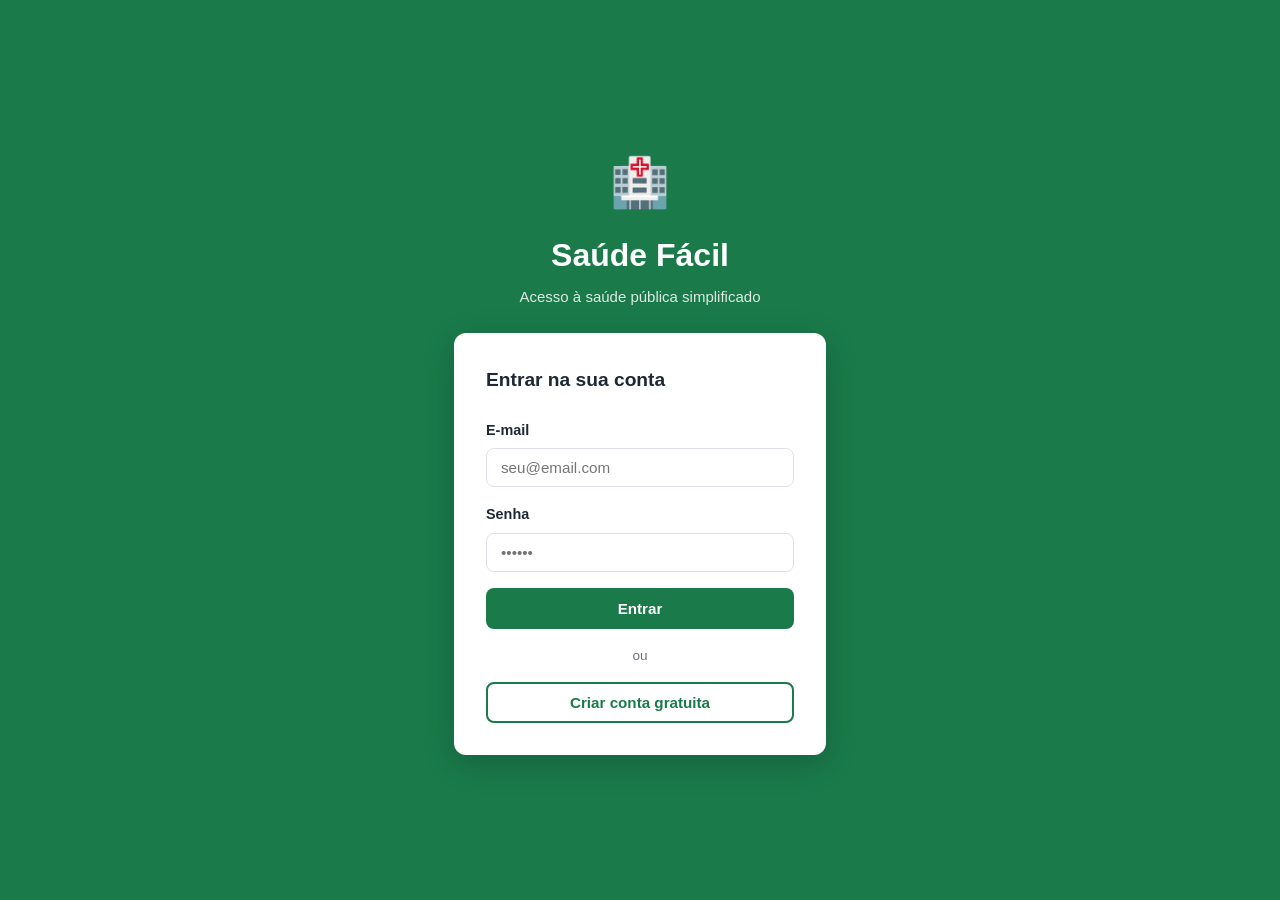
<file: saude facil/saude-facil/frontend/index.html>
<!DOCTYPE html>
<html lang="pt-BR">
<head>
    <meta charset="UTF-8">
    <meta name="viewport" content="width=device-width, initial-scale=1.0">
    <title>Saúde Fácil – Entrar</title>
    <link rel="stylesheet" href="css/style.css">
</head>
<body class="auth-page">

    <div class="auth-container">
        <div class="auth-logo">
            <div class="logo-icon">🏥</div>
            <h1>Saúde Fácil</h1>
            <p>Acesso à saúde pública simplificado</p>
        </div>

        <div class="auth-card">
            <h2>Entrar na sua conta</h2>

            <div id="msg-erro" class="alert alert-error" style="display:none;"></div>

            <div class="form-group">
                <label for="email">E-mail</label>
                <input type="email" id="email" placeholder="seu@email.com">
            </div>
            <div class="form-group">
                <label for="senha">Senha</label>
                <input type="password" id="senha" placeholder="••••••">
            </div>

            <button class="btn btn-primary btn-full" onclick="fazerLogin()">Entrar</button>
            <div class="auth-divider">ou</div>
            <button class="btn btn-outline btn-full" onclick="window.location.href='cadastro.html'">
                Criar conta gratuita
            </button>
        </div>
    </div>

    <script src="js/api.js"></script>
    <script>
        document.addEventListener('keydown', e => { if (e.key === 'Enter') fazerLogin(); });

        async function fazerLogin() {
            const email = document.getElementById('email').value.trim();
            const senha = document.getElementById('senha').value.trim();
            const erro  = document.getElementById('msg-erro');

            if (!email || !senha) {
                return mostrarErro(erro, 'Preencha e-mail e senha.');
            }
            try {
                const usuario = await Api.login(email, senha);
                sessionStorage.setItem('usuario', JSON.stringify(usuario));
                window.location.href = 'home.html';
            } catch {
                mostrarErro(erro, 'E-mail ou senha inválidos.');
            }
        }

        function mostrarErro(elemento, texto) {
            elemento.textContent = texto;
            elemento.style.display = 'block';
        }
    </script>
</body>
</html>
</file>
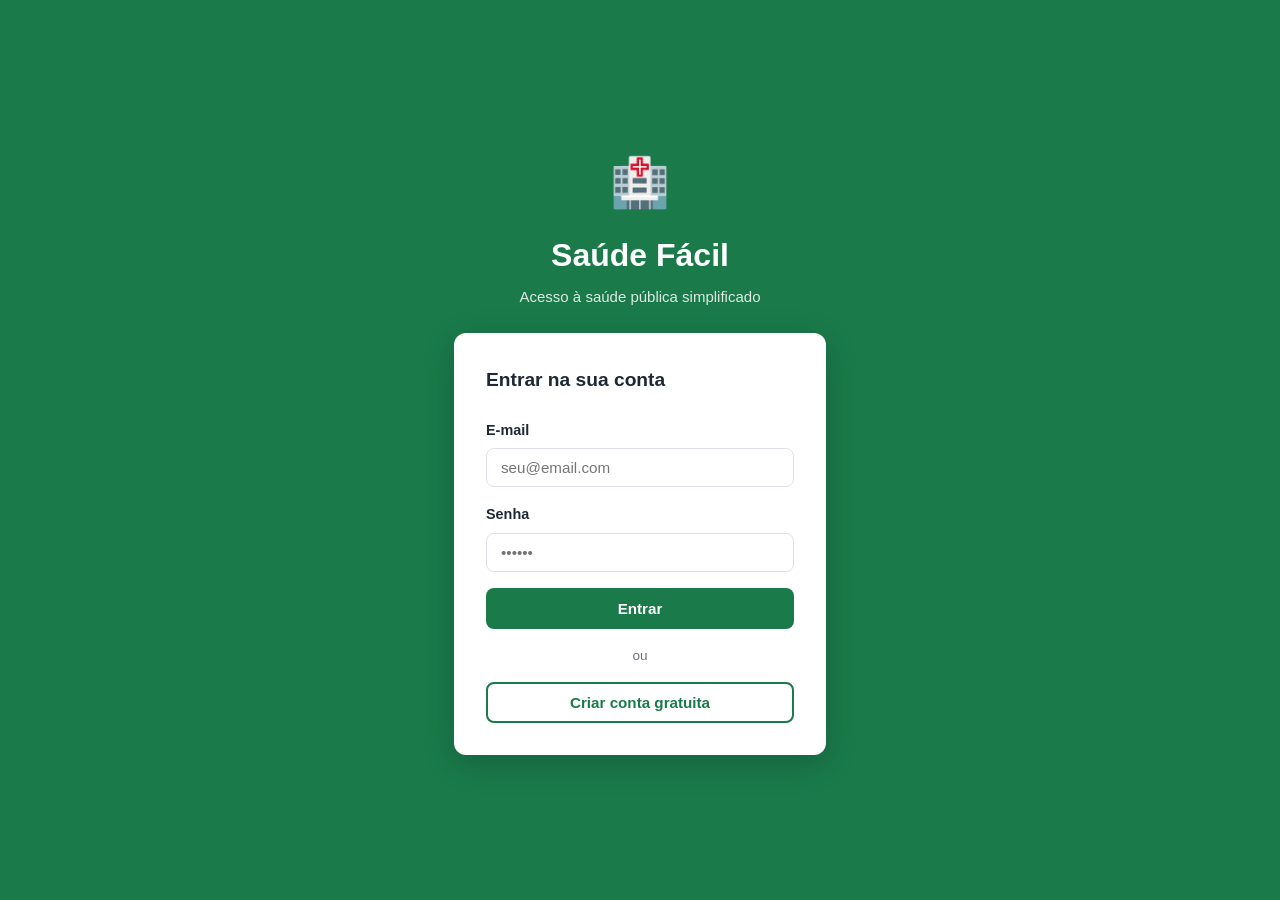
<file: saude facil/saude-facil/frontend/agendamento.html>
<!DOCTYPE html>
<html lang="pt-BR">
<head>
    <meta charset="UTF-8">
    <meta name="viewport" content="width=device-width, initial-scale=1.0">
    <title>Saúde Fácil – Agendar Consulta</title>
    <link rel="stylesheet" href="css/style.css">
</head>
<body>

    <header class="header">
        <div class="header-inner">
            <div class="header-logo">🏥 <span>Saúde Fácil</span></div>
            <div class="header-user">
                <a href="home.html" class="btn-voltar">← Voltar</a>
            </div>
        </div>
    </header>

    <main class="container">

        <!-- Passo 1: Busca de unidades -->
        <div id="etapa-1" class="etapa ativa">
            <div class="etapa-header">
                <div class="etapa-badge">Passo 1 de 3</div>
                <h2>Buscar unidade de saúde</h2>
                <p>Encontre uma unidade próxima a você</p>
            </div>
            <div class="filtros-card">
                <div class="form-group">
                    <label>Tipo de atendimento</label>
                    <select id="tipo-unidade">
                        <option value="">Todos os tipos</option>
                        <option value="UBS">UBS – Unidade Básica de Saúde</option>
                        <option value="UPA">UPA – Unidade de Pronto Atendimento</option>
                        <option value="Hospital">Hospital</option>
                    </select>
                </div>
                <button class="btn btn-primary" onclick="buscarUnidades()">Buscar unidades</button>
            </div>
            <div id="lista-unidades" class="lista-cards"></div>
        </div>

        <!-- Passo 2: Data e horário -->
        <div id="etapa-2" class="etapa">
            <div class="etapa-header">
                <div class="etapa-badge">Passo 2 de 3</div>
                <h2>Escolher data e horário</h2>
                <p id="nome-unidade-selecionada" class="destaque-verde"></p>
            </div>
            <div class="form-card">
                <div class="form-group">
                    <label>Especialidade</label>
                    <select id="especialidade">
                        <option>Clínico Geral</option>
                        <option>Pediatria</option>
                        <option>Ginecologia</option>
                        <option>Cardiologia</option>
                        <option>Ortopedia</option>
                        <option>Dermatologia</option>
                    </select>
                </div>
                <div class="form-group">
                    <label>Data da consulta</label>
                    <input type="date" id="data-consulta">
                </div>
                <div class="form-group">
                    <label>Horário disponível</label>
                    <div class="horarios-grid">
                        <button class="horario-btn" onclick="selecionarHorario(this, '08:00')">08:00</button>
                        <button class="horario-btn" onclick="selecionarHorario(this, '09:00')">09:00</button>
                        <button class="horario-btn" onclick="selecionarHorario(this, '10:00')">10:00</button>
                        <button class="horario-btn" onclick="selecionarHorario(this, '11:00')">11:00</button>
                        <button class="horario-btn" onclick="selecionarHorario(this, '14:00')">14:00</button>
                        <button class="horario-btn" onclick="selecionarHorario(this, '15:00')">15:00</button>
                        <button class="horario-btn" onclick="selecionarHorario(this, '16:00')">16:00</button>
                        <button class="horario-btn" onclick="selecionarHorario(this, '17:00')">17:00</button>
                    </div>
                </div>
                <div class="form-group">
                    <label>Observações (opcional)</label>
                    <textarea id="observacoes" placeholder="Descreva brevemente o motivo da consulta..." rows="3"></textarea>
                </div>
                <div class="btn-row">
                    <button class="btn btn-outline" onclick="irEtapa(1)">← Voltar</button>
                    <button class="btn btn-primary" onclick="irEtapa(3)">Continuar →</button>
                </div>
            </div>
        </div>

        <!-- Passo 3: Confirmação -->
        <div id="etapa-3" class="etapa">
            <div class="etapa-header">
                <div class="etapa-badge">Passo 3 de 3</div>
                <h2>Confirmar agendamento</h2>
                <p>Verifique os dados antes de confirmar</p>
            </div>
            <div class="confirmacao-card" id="resumo"></div>
            <div id="msg-confirmacao" class="alert alert-success" style="display:none;">
                ✅ Consulta agendada com sucesso! Você receberá um lembrete.
            </div>
            <div class="btn-row" id="botoes-etapa3">
                <button class="btn btn-outline" onclick="irEtapa(2)">← Voltar</button>
                <button class="btn btn-primary" onclick="confirmarAgendamento()">✅ Confirmar Agendamento</button>
            </div>
        </div>

    </main>

    <script src="js/api.js"></script>
    <script>
        const usuario = JSON.parse(sessionStorage.getItem('usuario'));
        if (!usuario) window.location.href = 'index.html';

        let unidadeId = null;
        let horarioSelecionado = null;

        // Define a data mínima como hoje
        const dataInput = document.getElementById('data-consulta');
        const hoje = new Date().toISOString().split('T')[0];
        dataInput.min = hoje;
        dataInput.value = hoje;

        function irEtapa(n) {
            document.querySelectorAll('.etapa').forEach(e => e.classList.remove('ativa'));
            document.getElementById('etapa-' + n).classList.add('ativa');
            if (n === 3) montarResumo();
        }

        function selecionarHorario(btn, horario) {
            document.querySelectorAll('.horario-btn').forEach(b => b.classList.remove('ativo'));
            btn.classList.add('ativo');
            horarioSelecionado = horario;
        }

        function selecionarUnidade(id, nome) {
            unidadeId = id;
            document.getElementById('nome-unidade-selecionada').textContent = '📍 ' + nome;
            irEtapa(2);
        }

        async function buscarUnidades() {
            const tipo = document.getElementById('tipo-unidade').value;
            const unidades = tipo
                ? await Api.buscarUnidadesPorTipo(tipo)
                : await Api.listarUnidades();

            const lista = document.getElementById('lista-unidades');
            if (!unidades.length) {
                lista.innerHTML = '<p class="sem-resultado">Nenhuma unidade encontrada.</p>';
                return;
            }
            lista.innerHTML = unidades.map(u => `
                <div class="unidade-card" onclick="selecionarUnidade(${u.id}, '${u.nome}')">
                    <div class="unidade-tipo-badge">${u.tipo}</div>
                    <h3>${u.nome}</h3>
                    <p>📍 ${u.endereco}, ${u.bairro}</p>
                    <p>🕐 ${u.horarioFuncionamento || 'Horário não informado'}</p>
                    ${u.telefone ? `<p>📞 ${u.telefone}</p>` : ''}
                    <button class="btn btn-primary btn-sm">Agendar aqui →</button>
                </div>
            `).join('');
        }

        function montarResumo() {
            const data = document.getElementById('data-consulta').value;
            const dataFmt = data ? new Date(data + 'T00:00:00').toLocaleDateString('pt-BR') : '—';
            document.getElementById('resumo').innerHTML = `
                <div class="resumo-linha"><span>Paciente:</span>     <strong>${usuario.nome}</strong></div>
                <div class="resumo-linha"><span>Unidade:</span>      <strong>${document.getElementById('nome-unidade-selecionada').textContent}</strong></div>
                <div class="resumo-linha"><span>Especialidade:</span><strong>${document.getElementById('especialidade').value}</strong></div>
                <div class="resumo-linha"><span>Data:</span>         <strong>${dataFmt}</strong></div>
                <div class="resumo-linha"><span>Horário:</span>      <strong>${horarioSelecionado || '—'}</strong></div>
                ${document.getElementById('observacoes').value
                    ? `<div class="resumo-linha"><span>Observações:</span><strong>${document.getElementById('observacoes').value}</strong></div>`
                    : ''}
            `;
        }

        async function confirmarAgendamento() {
            if (!horarioSelecionado) return alert('Por favor, selecione um horário.');
            try {
                await Api.criarAgendamento(usuario.id, unidadeId, {
                    dataConsulta:     document.getElementById('data-consulta').value,
                    horarioConsulta:  horarioSelecionado,
                    especialidade:    document.getElementById('especialidade').value,
                    observacoes:      document.getElementById('observacoes').value
                });
                document.getElementById('msg-confirmacao').style.display = 'block';
                document.getElementById('botoes-etapa3').style.display   = 'none';
                setTimeout(() => window.location.href = 'historico.html', 3000);
            } catch {
                alert('Erro ao agendar consulta. Tente novamente.');
            }
        }

        buscarUnidades();
    </script>
</body>
</html>
</file>
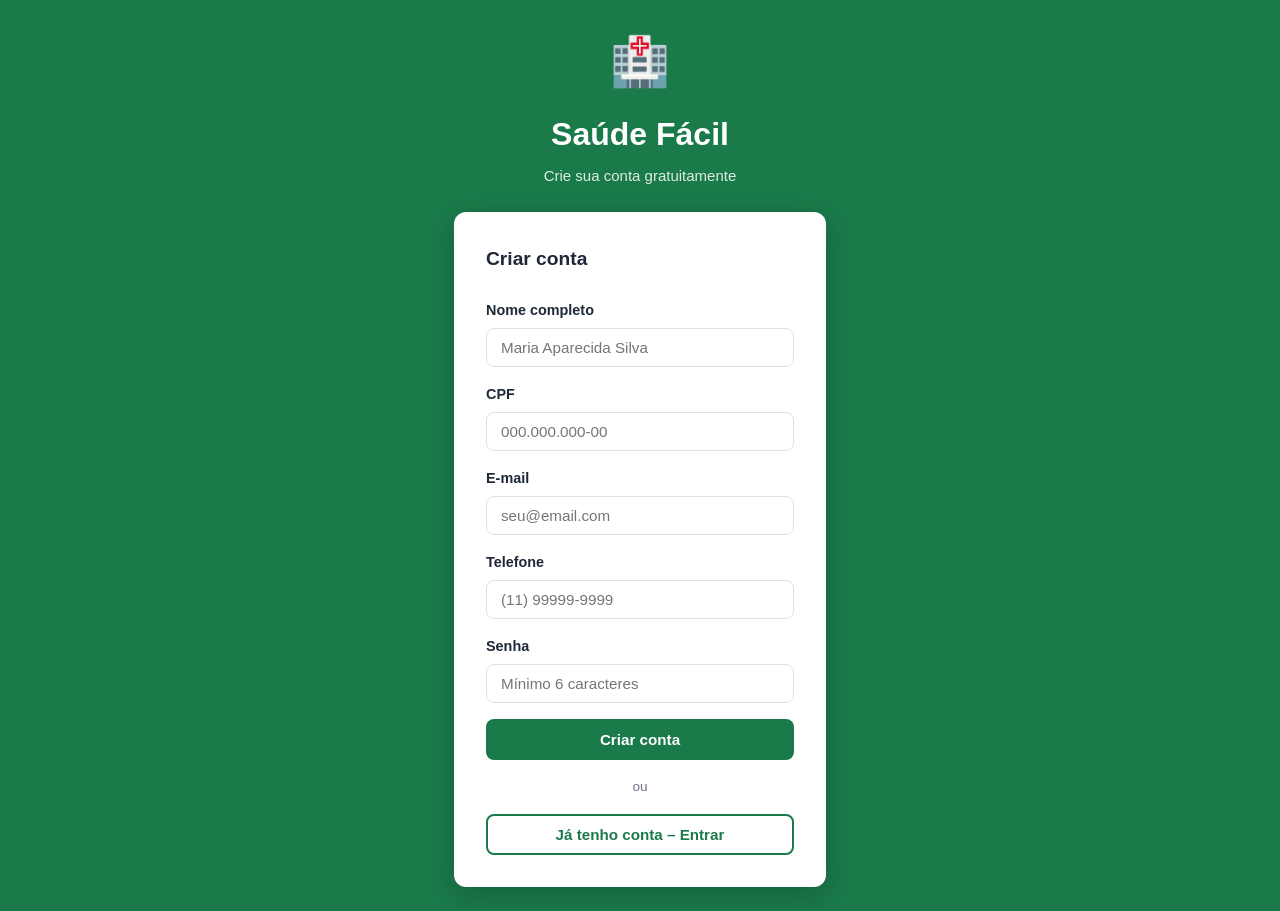
<file: saude facil/saude-facil/frontend/cadastro.html>
<!DOCTYPE html>
<html lang="pt-BR">
<head>
    <meta charset="UTF-8">
    <meta name="viewport" content="width=device-width, initial-scale=1.0">
    <title>Saúde Fácil – Cadastro</title>
    <link rel="stylesheet" href="css/style.css">
</head>
<body class="auth-page">

    <div class="auth-container">
        <div class="auth-logo">
            <div class="logo-icon">🏥</div>
            <h1>Saúde Fácil</h1>
            <p>Crie sua conta gratuitamente</p>
        </div>

        <div class="auth-card">
            <h2>Criar conta</h2>

            <div id="msg-sucesso" class="alert alert-success" style="display:none;"></div>
            <div id="msg-erro"    class="alert alert-error"   style="display:none;"></div>

            <div class="form-group">
                <label>Nome completo</label>
                <input type="text"     id="nome"     placeholder="Maria Aparecida Silva">
            </div>
            <div class="form-group">
                <label>CPF</label>
                <input type="text"     id="cpf"      placeholder="000.000.000-00" maxlength="14">
            </div>
            <div class="form-group">
                <label>E-mail</label>
                <input type="email"    id="email"    placeholder="seu@email.com">
            </div>
            <div class="form-group">
                <label>Telefone</label>
                <input type="text"     id="telefone" placeholder="(11) 99999-9999">
            </div>
            <div class="form-group">
                <label>Senha</label>
                <input type="password" id="senha"    placeholder="Mínimo 6 caracteres">
            </div>

            <button class="btn btn-primary btn-full" onclick="cadastrar()">Criar conta</button>
            <div class="auth-divider">ou</div>
            <button class="btn btn-outline btn-full" onclick="window.location.href='index.html'">
                Já tenho conta – Entrar
            </button>
        </div>
    </div>

    <script src="js/api.js"></script>
    <script>
        async function cadastrar() {
            const nome     = document.getElementById('nome').value.trim();
            const cpf      = document.getElementById('cpf').value.trim();
            const email    = document.getElementById('email').value.trim();
            const telefone = document.getElementById('telefone').value.trim();
            const senha    = document.getElementById('senha').value.trim();
            const erro     = document.getElementById('msg-erro');
            const sucesso  = document.getElementById('msg-sucesso');

            if (!nome || !cpf || !email || !senha) {
                return exibir(erro, 'Preencha todos os campos obrigatórios.');
            }
            if (senha.length < 6) {
                return exibir(erro, 'A senha deve ter pelo menos 6 caracteres.');
            }

            try {
                await Api.cadastrarUsuario({ nome, cpf, email, telefone, senha });
                erro.style.display = 'none';
                exibir(sucesso, 'Conta criada com sucesso! Redirecionando...');
                setTimeout(() => window.location.href = 'index.html', 2000);
            } catch {
                exibir(erro, 'Erro ao criar conta. Verifique os dados e tente novamente.');
            }
        }

        function exibir(elemento, texto) {
            elemento.textContent = texto;
            elemento.style.display = 'block';
        }
    </script>
</body>
</html>
</file>
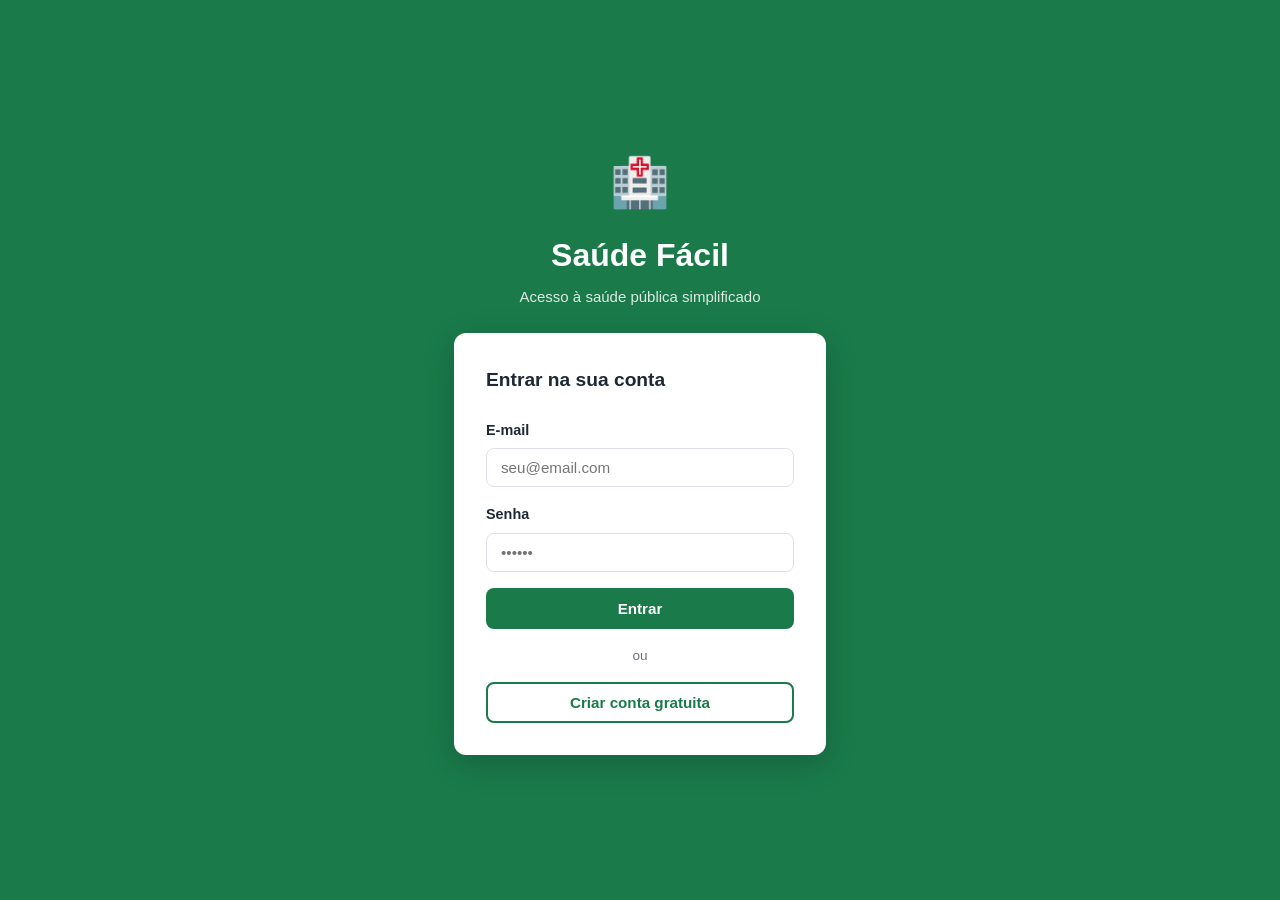
<file: saude facil/saude-facil/frontend/historico.html>
<!DOCTYPE html>
<html lang="pt-BR">
<head>
    <meta charset="UTF-8">
    <meta name="viewport" content="width=device-width, initial-scale=1.0">
    <title>Saúde Fácil – Meus Agendamentos</title>
    <link rel="stylesheet" href="css/style.css">
</head>
<body>

    <header class="header">
        <div class="header-inner">
            <div class="header-logo">🏥 <span>Saúde Fácil</span></div>
            <div class="header-user">
                <a href="home.html" class="btn-voltar">← Voltar</a>
            </div>
        </div>
    </header>

    <main class="container">
        <div class="etapa-header">
            <h2>📋 Meus Agendamentos</h2>
            <p>Consultas marcadas e histórico de atendimentos</p>
        </div>

        <div id="lista-agendamentos">
            <p class="carregando">Carregando seus agendamentos...</p>
        </div>

        <div style="text-align:center; margin-top: 2rem;">
            <a href="agendamento.html" class="btn btn-primary">+ Novo Agendamento</a>
        </div>
    </main>

    <script src="js/api.js"></script>
    <script>
        const usuario = JSON.parse(sessionStorage.getItem('usuario'));
        if (!usuario) window.location.href = 'index.html';

        const STATUS = {
            AGENDADO:   { texto: 'Agendado',   cor: 'status-agendado' },
            CONFIRMADO: { texto: 'Confirmado',  cor: 'status-confirmado' },
            CANCELADO:  { texto: 'Cancelado',   cor: 'status-cancelado' },
            REALIZADO:  { texto: 'Realizado',   cor: 'status-realizado' }
        };

        async function carregarAgendamentos() {
            const lista = document.getElementById('lista-agendamentos');
            try {
                const agendamentos = await Api.listarAgendamentosUsuario(usuario.id);

                if (!agendamentos.length) {
                    lista.innerHTML = `
                        <div class="vazio-card">
                            <div class="vazio-icon">📅</div>
                            <p>Você ainda não tem consultas agendadas.</p>
                        </div>`;
                    return;
                }

                lista.innerHTML = agendamentos.map(a => {
                    const status   = STATUS[a.status] || { texto: a.status, cor: '' };
                    const dataFmt  = new Date(a.dataConsulta + 'T00:00:00').toLocaleDateString('pt-BR');
                    return `
                        <div class="agendamento-card">
                            <div class="agendamento-top">
                                <div>
                                    <h3>${a.unidade?.nome || 'Unidade não informada'}</h3>
                                    <p>📍 ${a.unidade?.endereco || ''}</p>
                                </div>
                                <span class="status-badge ${status.cor}">${status.texto}</span>
                            </div>
                            <div class="agendamento-info">
                                <span>🗓️ ${dataFmt}</span>
                                <span>🕐 ${a.horarioConsulta}</span>
                                <span>🩺 ${a.especialidade || 'Geral'}</span>
                            </div>
                            ${a.status === 'AGENDADO'
                                ? `<button class="btn btn-outline btn-sm btn-cancelar" onclick="cancelar(${a.id})">Cancelar consulta</button>`
                                : ''}
                        </div>`;
                }).join('');

            } catch {
                lista.innerHTML = '<p class="sem-resultado">Erro ao carregar agendamentos.</p>';
            }
        }

        async function cancelar(id) {
            if (!confirm('Tem certeza que deseja cancelar esta consulta?')) return;
            try {
                await Api.cancelarAgendamento(id);
                carregarAgendamentos();
            } catch {
                alert('Erro ao cancelar. Tente novamente.');
            }
        }

        carregarAgendamentos();
    </script>
</body>
</html>
</file>
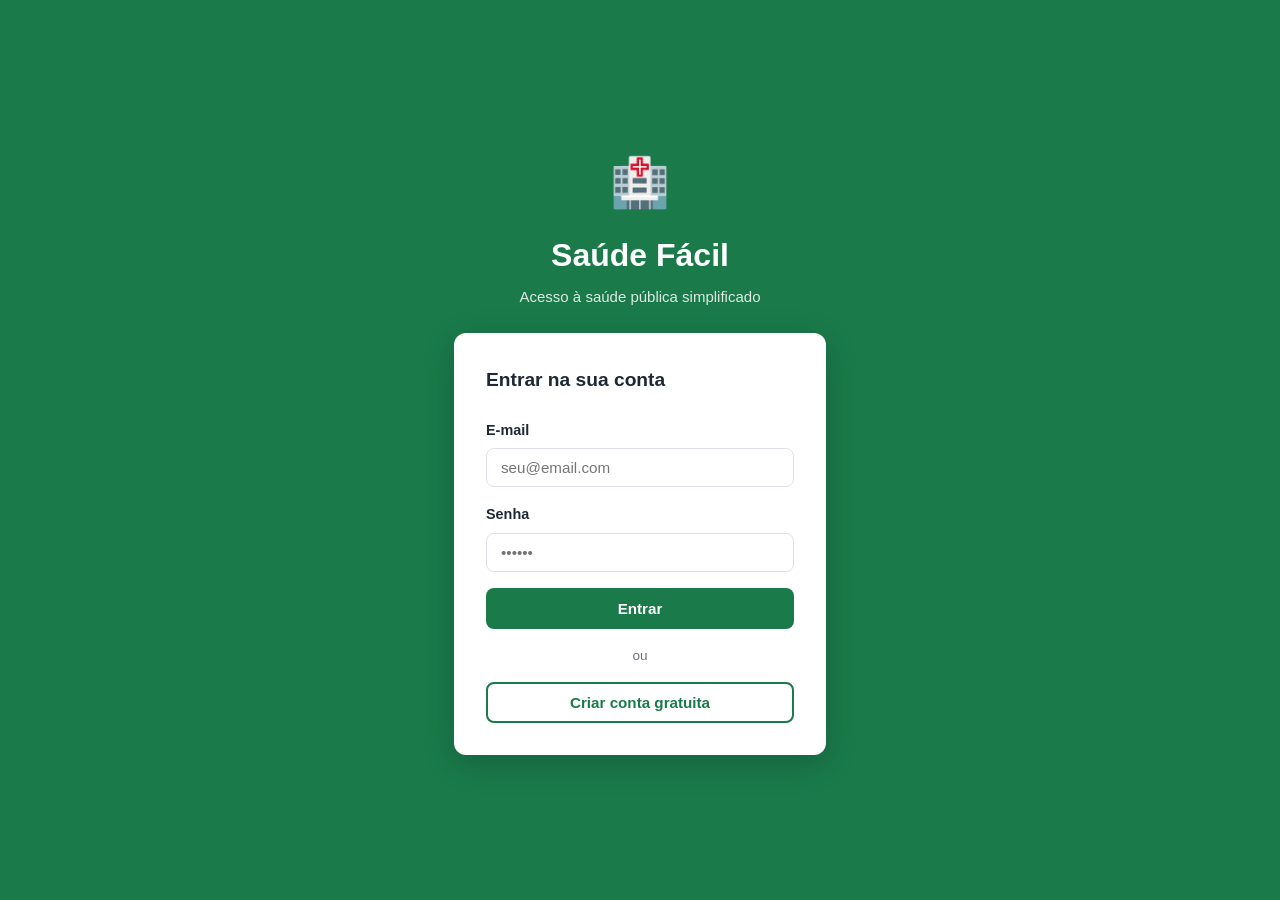
<file: saude facil/saude-facil/frontend/home.html>
<!DOCTYPE html>
<html lang="pt-BR">
<head>
    <meta charset="UTF-8">
    <meta name="viewport" content="width=device-width, initial-scale=1.0">
    <title>Saúde Fácil – Início</title>
    <link rel="stylesheet" href="css/style.css">
</head>
<body>

    <header class="header">
        <div class="header-inner">
            <div class="header-logo">🏥 <span>Saúde Fácil</span></div>
            <div class="header-user">
                <span id="nome-usuario"></span>
                <button class="btn-sair" onclick="sair()">Sair</button>
            </div>
        </div>
    </header>

    <main class="container">
        <section class="hero">
            <h2>Olá, <span id="primeiro-nome">usuário</span>! 👋</h2>
            <p>O que você precisa hoje?</p>
        </section>

        <section class="menu-grid">
            <a href="agendamento.html" class="menu-card">
                <div class="menu-card-icon">📅</div>
                <h3>Agendar Consulta</h3>
                <p>Encontre unidades disponíveis e marque sua consulta</p>
            </a>
            <a href="unidades.html" class="menu-card">
                <div class="menu-card-icon">🔍</div>
                <h3>Buscar Unidades</h3>
                <p>Localize postos, UBSs, UPAs e hospitais</p>
            </a>
            <a href="historico.html" class="menu-card">
                <div class="menu-card-icon">📋</div>
                <h3>Meus Agendamentos</h3>
                <p>Veja e gerencie suas consultas marcadas</p>
            </a>
        </section>

        <section class="info-banner">
            <div class="info-banner-icon">💡</div>
            <div><strong>Dica:</strong> Em breve você poderá cadastrar dependentes e agendar para familiares.</div>
        </section>
    </main>

    <script src="js/api.js"></script>
    <script>
        const usuario = JSON.parse(sessionStorage.getItem('usuario'));
        if (!usuario) window.location.href = 'index.html';

        document.getElementById('nome-usuario').textContent  = usuario.nome;
        document.getElementById('primeiro-nome').textContent = usuario.nome.split(' ')[0];

        function sair() {
            sessionStorage.clear();
            window.location.href = 'index.html';
        }
    </script>
</body>
</html>
</file>
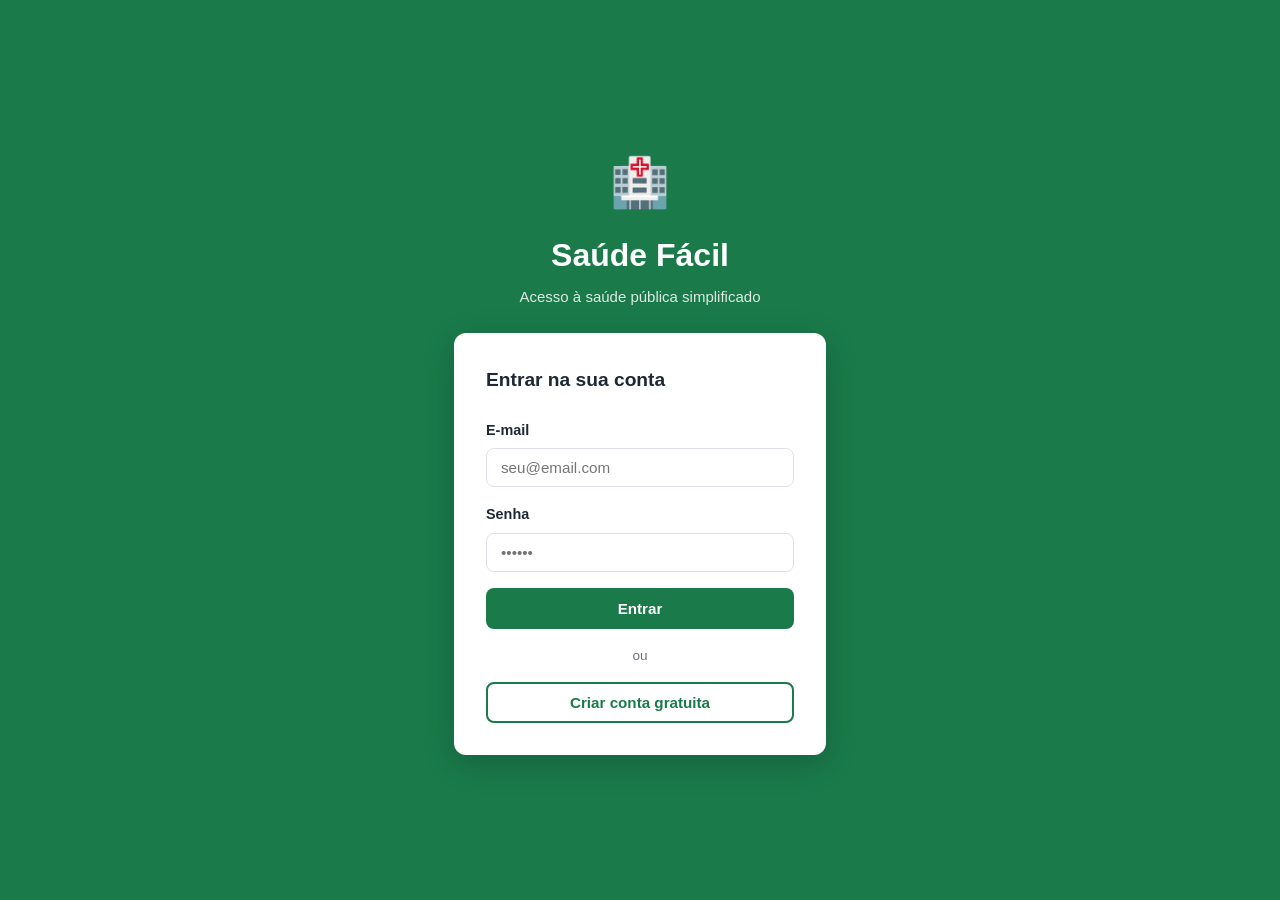
<file: saude facil/saude-facil/frontend/unidades.html>
<!DOCTYPE html>
<html lang="pt-BR">
<head>
    <meta charset="UTF-8">
    <meta name="viewport" content="width=device-width, initial-scale=1.0">
    <title>Saúde Fácil – Unidades</title>
    <link rel="stylesheet" href="css/style.css">
</head>
<body>

    <header class="header">
        <div class="header-inner">
            <div class="header-logo">🏥 <span>Saúde Fácil</span></div>
            <div class="header-user">
                <a href="home.html" class="btn-voltar">← Voltar</a>
            </div>
        </div>
    </header>

    <main class="container">
        <div class="etapa-header">
            <h2>🔍 Buscar Unidades de Saúde</h2>
            <p>Encontre postos, UBSs, UPAs e hospitais</p>
        </div>

        <div class="filtros-card">
            <div class="form-row">
                <div class="form-group">
                    <label>Tipo</label>
                    <select id="filtro-tipo">
                        <option value="">Todos</option>
                        <option value="UBS">UBS</option>
                        <option value="UPA">UPA</option>
                        <option value="Hospital">Hospital</option>
                    </select>
                </div>
                <div class="form-group" style="flex:2">
                    <label>Cidade</label>
                    <input type="text" id="filtro-cidade" placeholder="Ex: São Paulo">
                </div>
            </div>
            <button class="btn btn-primary" onclick="buscar()">Buscar</button>
        </div>

        <div id="lista-unidades" class="lista-cards"></div>
    </main>

    <script src="js/api.js"></script>
    <script>
        const usuario = JSON.parse(sessionStorage.getItem('usuario'));
        if (!usuario) window.location.href = 'index.html';

        async function buscar() {
            const tipo   = document.getElementById('filtro-tipo').value;
            const cidade = document.getElementById('filtro-cidade').value.trim();
            const lista  = document.getElementById('lista-unidades');

            lista.innerHTML = '<p class="carregando">Buscando...</p>';

            const unidades = cidade
                ? await Api.buscarUnidadesPorCidade(cidade)
                : tipo
                    ? await Api.buscarUnidadesPorTipo(tipo)
                    : await Api.listarUnidades();

            if (!unidades.length) {
                lista.innerHTML = '<p class="sem-resultado">Nenhuma unidade encontrada.</p>';
                return;
            }

            lista.innerHTML = unidades.map(u => `
                <div class="unidade-card">
                    <div class="unidade-tipo-badge">${u.tipo}</div>
                    <h3>${u.nome}</h3>
                    <p>📍 ${u.endereco}, ${u.bairro} – ${u.cidade}</p>
                    <p>🕐 ${u.horarioFuncionamento || 'Horário não informado'}</p>
                    ${u.telefone ? `<p>📞 ${u.telefone}</p>` : ''}
                    <a href="agendamento.html" class="btn btn-primary btn-sm">Agendar consulta →</a>
                </div>
            `).join('');
        }

        buscar();
    </script>
</body>
</html>
</file>
<file: saude facil/saude-facil/frontend/css/style.css>
/* ============================================================
   SAÚDE FÁCIL – Estilos Globais
   Paleta: Verde saúde (#1a7a4a), branco, cinza claro
   ============================================================ */

:root {
    --verde:       #1a7a4a;
    --verde-light: #e8f5ee;
    --verde-hover: #155e39;
    --cinza:       #f5f6f8;
    --cinza-borda: #dde1e7;
    --texto:       #1e2836;
    --texto-muted: #6b7280;
    --branco:      #ffffff;
    --erro:        #dc2626;
    --erro-bg:     #fef2f2;
    --sucesso:     #16a34a;
    --sucesso-bg:  #f0fdf4;
    --radius:      12px;
    --shadow:      0 2px 12px rgba(0,0,0,0.08);
}

* { box-sizing: border-box; margin: 0; padding: 0; }

body {
    font-family: 'Segoe UI', Arial, sans-serif;
    background: var(--cinza);
    color: var(--texto);
    font-size: 15px;
    line-height: 1.6;
}

/* ── HEADER ── */
.header {
    background: var(--verde);
    color: white;
    padding: 0 1.5rem;
    position: sticky;
    top: 0;
    z-index: 100;
    box-shadow: 0 2px 8px rgba(0,0,0,0.2);
}
.header-inner {
    max-width: 900px;
    margin: 0 auto;
    display: flex;
    justify-content: space-between;
    align-items: center;
    height: 60px;
}
.header-logo { font-size: 1.2rem; font-weight: 700; }
.header-logo span { margin-left: 6px; }
.header-user { display: flex; align-items: center; gap: 1rem; font-size: 0.9rem; }
.btn-voltar {
    color: white;
    text-decoration: none;
    font-size: 0.9rem;
    opacity: 0.85;
}
.btn-voltar:hover { opacity: 1; }
.btn-sair {
    background: rgba(255,255,255,0.2);
    border: none;
    color: white;
    padding: 4px 12px;
    border-radius: 20px;
    cursor: pointer;
    font-size: 0.85rem;
}
.btn-sair:hover { background: rgba(255,255,255,0.3); }

/* ── CONTAINER ── */
.container {
    max-width: 860px;
    margin: 0 auto;
    padding: 2rem 1.5rem;
}

/* ── AUTH ── */
.auth-page { background: var(--verde); min-height: 100vh; display: flex; align-items: center; }
.auth-container { width: 100%; max-width: 420px; margin: 0 auto; padding: 1.5rem; }
.auth-logo { text-align: center; color: white; margin-bottom: 1.5rem; }
.auth-logo h1 { font-size: 2rem; margin: 0.5rem 0 0.25rem; }
.auth-logo p { opacity: 0.85; }
.logo-icon { font-size: 3rem; }
.auth-card {
    background: white;
    border-radius: var(--radius);
    padding: 2rem;
    box-shadow: 0 8px 32px rgba(0,0,0,0.2);
}
.auth-card h2 { margin-bottom: 1.5rem; font-size: 1.2rem; }
.auth-divider {
    text-align: center;
    color: var(--texto-muted);
    margin: 1rem 0;
    font-size: 0.85rem;
}

/* ── FORMULÁRIOS ── */
.form-group { margin-bottom: 1rem; }
.form-group label { display: block; margin-bottom: 6px; font-weight: 600; font-size: 0.9rem; }
.form-group input,
.form-group select,
.form-group textarea {
    width: 100%;
    padding: 10px 14px;
    border: 1.5px solid var(--cinza-borda);
    border-radius: 8px;
    font-size: 0.95rem;
    font-family: inherit;
    transition: border-color .2s;
    background: white;
}
.form-group input:focus,
.form-group select:focus,
.form-group textarea:focus {
    outline: none;
    border-color: var(--verde);
}
.form-row { display: flex; gap: 1rem; }
.form-row .form-group { flex: 1; }

/* ── BOTÕES ── */
.btn {
    display: inline-block;
    padding: 10px 22px;
    border-radius: 8px;
    font-size: 0.95rem;
    font-weight: 600;
    cursor: pointer;
    border: 2px solid transparent;
    transition: all .2s;
    text-decoration: none;
    text-align: center;
}
.btn-primary { background: var(--verde); color: white; }
.btn-primary:hover { background: var(--verde-hover); }
.btn-outline { background: white; color: var(--verde); border-color: var(--verde); }
.btn-outline:hover { background: var(--verde-light); }
.btn-full { width: 100%; display: block; }
.btn-sm { padding: 6px 14px; font-size: 0.85rem; margin-top: 0.75rem; }
.btn-row { display: flex; gap: 1rem; justify-content: flex-end; margin-top: 1.5rem; }

/* ── ALERTAS ── */
.alert {
    padding: 12px 16px;
    border-radius: 8px;
    margin-bottom: 1rem;
    font-size: 0.9rem;
}
.alert-error { background: var(--erro-bg); color: var(--erro); border: 1px solid #fca5a5; }
.alert-success { background: var(--sucesso-bg); color: var(--sucesso); border: 1px solid #86efac; }

/* ── HOME ── */
.hero { margin-bottom: 1.5rem; }
.hero h2 { font-size: 1.5rem; }
.hero p { color: var(--texto-muted); }

.menu-grid {
    display: grid;
    grid-template-columns: repeat(auto-fit, minmax(220px, 1fr));
    gap: 1rem;
    margin-bottom: 1.5rem;
}
.menu-card {
    background: white;
    border-radius: var(--radius);
    padding: 1.5rem;
    text-decoration: none;
    color: var(--texto);
    box-shadow: var(--shadow);
    transition: transform .2s, box-shadow .2s;
    display: block;
}
.menu-card:hover { transform: translateY(-3px); box-shadow: 0 6px 20px rgba(0,0,0,0.12); }
.menu-card-icon { font-size: 2rem; margin-bottom: 0.75rem; }
.menu-card h3 { font-size: 1rem; margin-bottom: 0.25rem; }
.menu-card p { font-size: 0.85rem; color: var(--texto-muted); }

.info-banner {
    background: var(--verde-light);
    border: 1px solid #a7d3b9;
    border-radius: var(--radius);
    padding: 1rem 1.25rem;
    display: flex;
    align-items: flex-start;
    gap: 0.75rem;
    font-size: 0.9rem;
    color: var(--verde-hover);
}
.info-banner-icon { font-size: 1.2rem; }

/* ── ETAPAS ── */
.etapa { display: none; }
.etapa.ativa { display: block; }

.etapa-header { margin-bottom: 1.5rem; }
.etapa-header h2 { font-size: 1.3rem; margin: 0.5rem 0 0.25rem; }
.etapa-header p { color: var(--texto-muted); }
.etapa-badge {
    display: inline-block;
    background: var(--verde);
    color: white;
    font-size: 0.78rem;
    font-weight: 700;
    padding: 3px 10px;
    border-radius: 20px;
    margin-bottom: 0.5rem;
}
.destaque-verde { color: var(--verde); font-weight: 600; }

/* ── FILTROS E CARDS ── */
.filtros-card, .form-card {
    background: white;
    border-radius: var(--radius);
    padding: 1.25rem;
    box-shadow: var(--shadow);
    margin-bottom: 1.5rem;
}
.lista-cards { display: flex; flex-direction: column; gap: 1rem; }

.unidade-card {
    background: white;
    border-radius: var(--radius);
    padding: 1.25rem;
    box-shadow: var(--shadow);
    cursor: pointer;
    transition: border-color .2s;
    border: 2px solid transparent;
}
.unidade-card:hover { border-color: var(--verde); }
.unidade-card h3 { font-size: 1rem; margin: 0.5rem 0 0.25rem; }
.unidade-card p { font-size: 0.88rem; color: var(--texto-muted); margin-bottom: 2px; }
.unidade-tipo-badge {
    display: inline-block;
    background: var(--verde-light);
    color: var(--verde);
    font-size: 0.75rem;
    font-weight: 700;
    padding: 2px 10px;
    border-radius: 20px;
}

/* ── HORÁRIOS ── */
.horarios-grid {
    display: grid;
    grid-template-columns: repeat(4, 1fr);
    gap: 0.5rem;
}
.horario-btn {
    padding: 10px;
    border: 2px solid var(--cinza-borda);
    border-radius: 8px;
    background: white;
    cursor: pointer;
    font-weight: 600;
    font-size: 0.9rem;
    transition: all .2s;
}
.horario-btn:hover { border-color: var(--verde); color: var(--verde); }
.horario-btn.ativo { background: var(--verde); color: white; border-color: var(--verde); }

/* ── CONFIRMAÇÃO ── */
.confirmacao-card {
    background: white;
    border-radius: var(--radius);
    padding: 1.5rem;
    box-shadow: var(--shadow);
    margin-bottom: 1.5rem;
}
.resumo-linha {
    display: flex;
    justify-content: space-between;
    padding: 0.6rem 0;
    border-bottom: 1px solid var(--cinza-borda);
    font-size: 0.95rem;
}
.resumo-linha:last-child { border-bottom: none; }
.resumo-linha span { color: var(--texto-muted); }

/* ── AGENDAMENTOS ── */
.agendamento-card {
    background: white;
    border-radius: var(--radius);
    padding: 1.25rem;
    box-shadow: var(--shadow);
}
.agendamento-top {
    display: flex;
    justify-content: space-between;
    align-items: flex-start;
    margin-bottom: 0.75rem;
}
.agendamento-top h3 { font-size: 1rem; margin-bottom: 2px; }
.agendamento-top p { font-size: 0.85rem; color: var(--texto-muted); }
.agendamento-info {
    display: flex;
    gap: 1.25rem;
    font-size: 0.88rem;
    color: var(--texto-muted);
    flex-wrap: wrap;
}
.status-badge {
    font-size: 0.78rem;
    font-weight: 700;
    padding: 4px 12px;
    border-radius: 20px;
    white-space: nowrap;
}
.status-agendado   { background: #dbeafe; color: #1d4ed8; }
.status-confirmado { background: var(--verde-light); color: var(--verde); }
.status-cancelado  { background: var(--erro-bg); color: var(--erro); }
.status-realizado  { background: #f3f4f6; color: #374151; }

/* ── UTILITÁRIOS ── */
.carregando, .sem-resultado { color: var(--texto-muted); text-align: center; padding: 2rem; }
.vazio-card { text-align: center; padding: 3rem 1rem; color: var(--texto-muted); }
.vazio-icon { font-size: 3rem; margin-bottom: 0.75rem; }

@media (max-width: 500px) {
    .horarios-grid { grid-template-columns: repeat(2, 1fr); }
    .form-row { flex-direction: column; }
    .btn-row { flex-direction: column; }
    .agendamento-top { flex-direction: column; gap: 0.5rem; }
}
</file>
